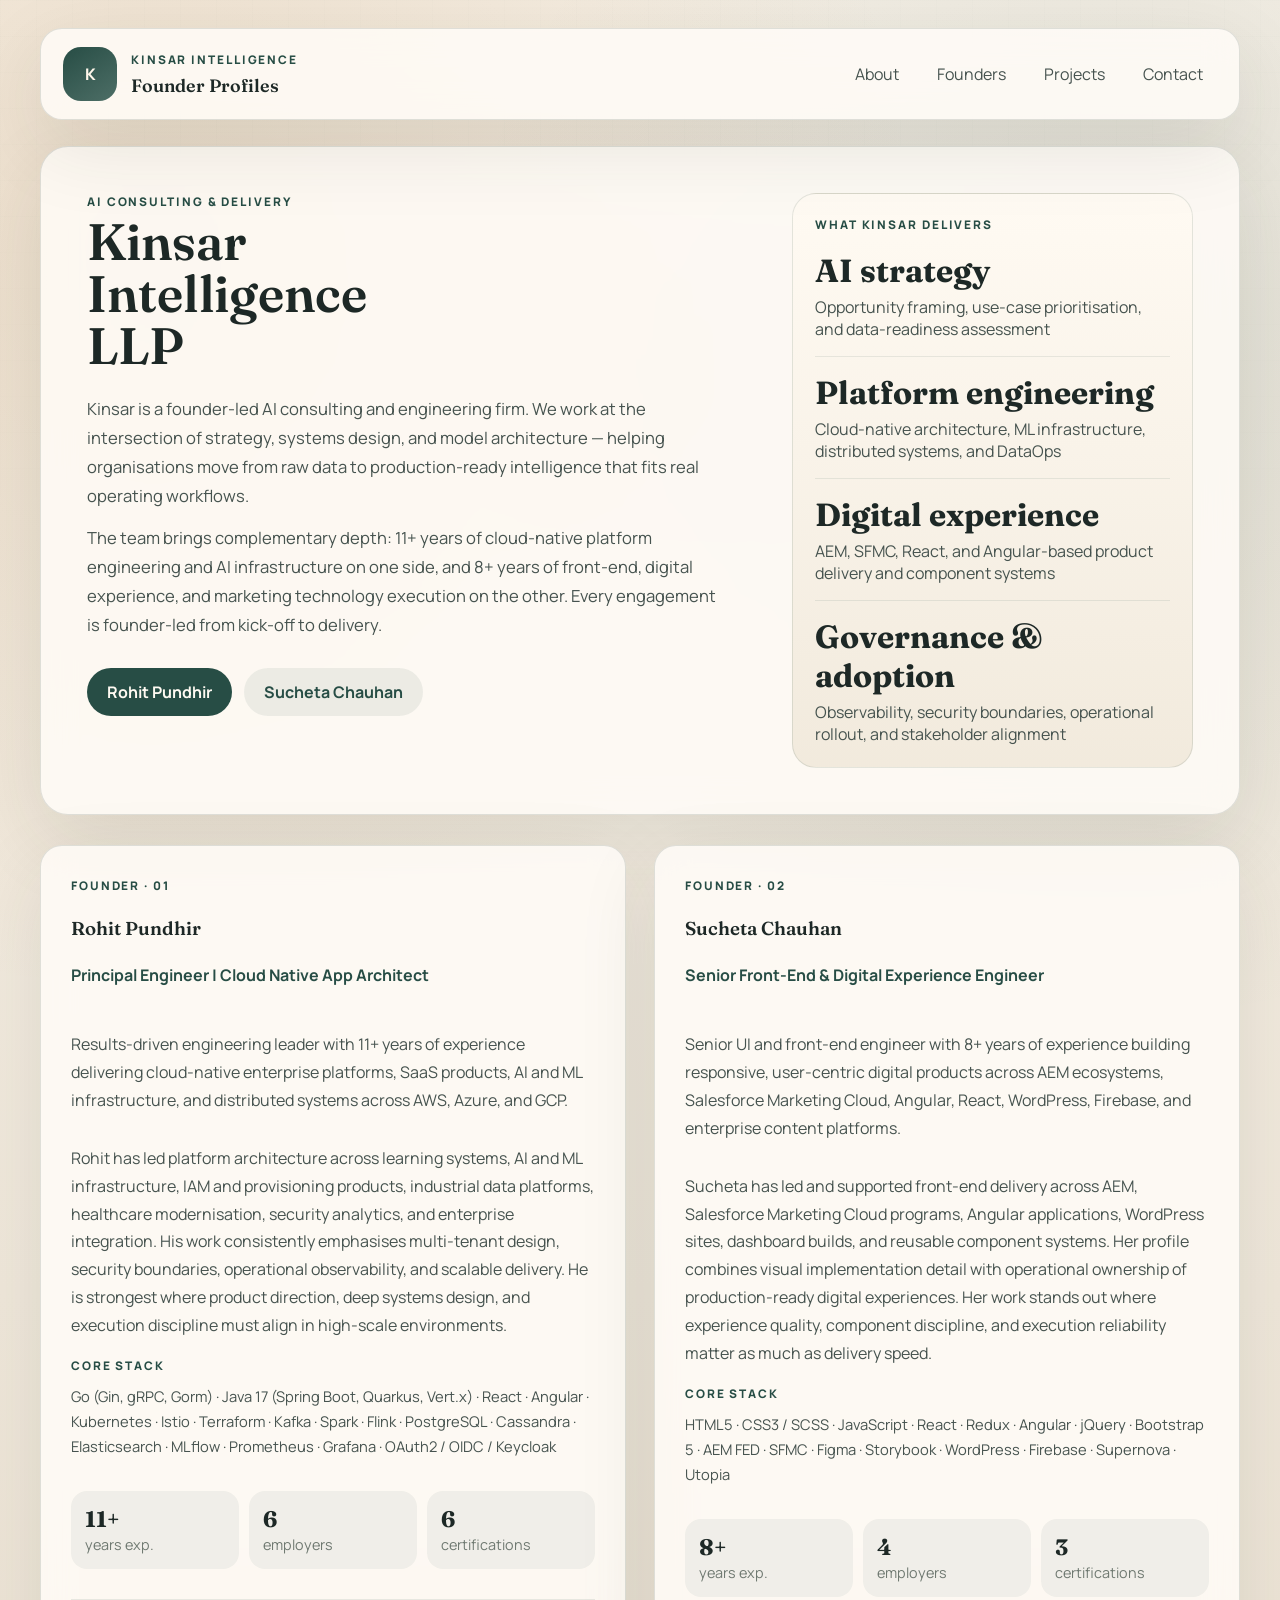
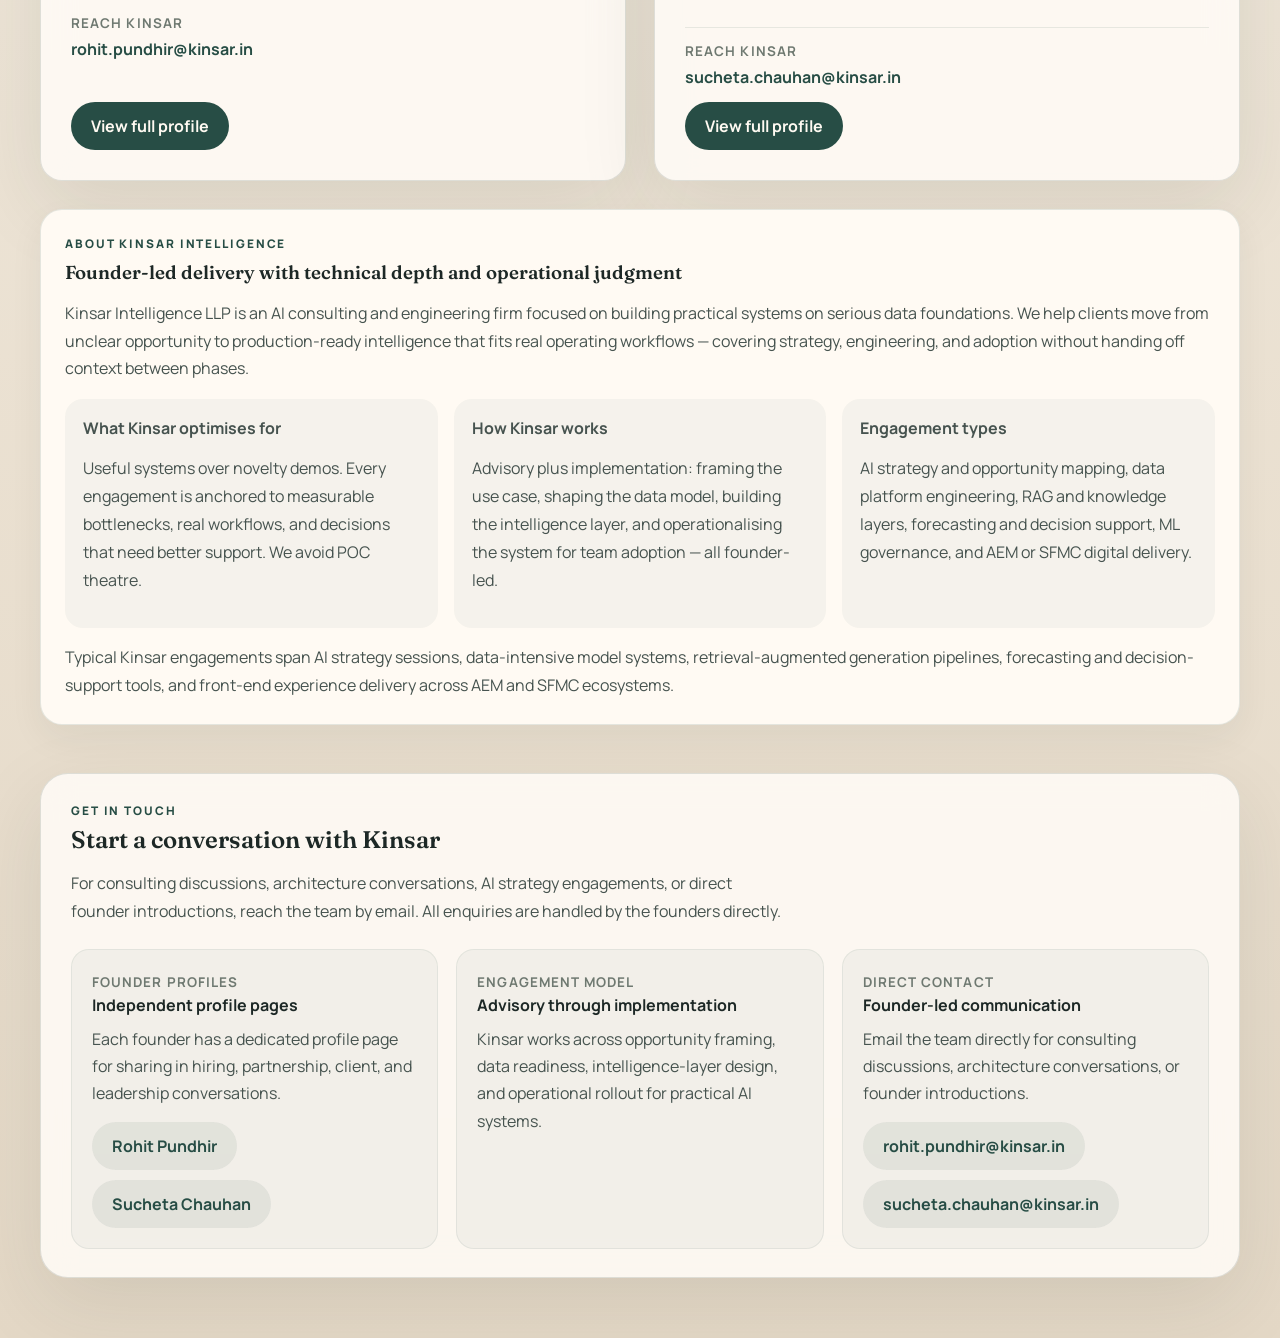
<file: index.html>
<!DOCTYPE html>
<html lang="en">

<head>
    <meta charset="UTF-8">
    <meta name="viewport" content="width=device-width, initial-scale=1.0">
    <title>Kinsar Intelligence | Founder Profiles</title>
    <meta name="description"
        content="Kinsar Intelligence LLP — AI consulting and delivery led by Rohit Pundhir and Sucheta Chauhan. Explore founder profiles, delivery capabilities, and project portfolio.">
    <link rel="preconnect" href="https://fonts.googleapis.com">
    <link rel="preconnect" href="https://fonts.gstatic.com" crossorigin>
    <link href="https://fonts.googleapis.com/css2?family=Fraunces:opsz,wght@9..144,500;9..144,600;9..144,700&family=Manrope:wght@400;500;600;700;800&display=swap"
        rel="stylesheet">
    <link rel="stylesheet" href="styles.css">
</head>

<body>
    <div class="page-shell">
        <header class="site-header">
            <div class="brand-lockup">
                <span class="brand-mark">K</span>
                <div>
                    <p class="eyebrow">Kinsar Intelligence</p>
                    <h1>Founder Profiles</h1>
                </div>
            </div>
            <nav class="top-nav" aria-label="Primary">
                <a href="#overview">About</a>
                <a href="#founders">Founders</a>
                <a href="#projects">Projects</a>
                <a href="#contact">Contact</a>
            </nav>
        </header>

        <main>

            <!-- ── Hero ───────────────────────────────────────────────── -->
            <section class="hero" id="overview">
                <div class="hero-copy">
                    <p class="eyebrow">AI consulting &amp; delivery</p>
                    <h2>Kinsar Intelligence LLP</h2>
                    <p class="hero-text">
                        Kinsar is a founder-led AI consulting and engineering firm. We work at the intersection of
                        strategy, systems design, and model architecture — helping organisations move from raw data
                        to production-ready intelligence that fits real operating workflows.
                    </p>
                    <p class="hero-text" style="margin-top:14px;">
                        The team brings complementary depth: 11+ years of cloud-native platform engineering and
                        AI infrastructure on one side, and 8+ years of front-end, digital experience, and marketing
                        technology execution on the other. Every engagement is founder-led from kick-off to delivery.
                    </p>
                    <div class="hero-actions">
                        <a class="primary-btn" href="rohit.html">Rohit Pundhir</a>
                        <a class="secondary-btn" href="sucheta.html">Sucheta Chauhan</a>
                    </div>
                </div>

                <div class="hero-panel">
                    <p class="eyebrow">What Kinsar delivers</p>
                    <div class="hero-stats">
                        <article>
                            <strong>AI strategy</strong>
                            <span>Opportunity framing, use-case prioritisation, and data-readiness assessment</span>
                        </article>
                        <article>
                            <strong>Platform engineering</strong>
                            <span>Cloud-native architecture, ML infrastructure, distributed systems, and DataOps</span>
                        </article>
                        <article>
                            <strong>Digital experience</strong>
                            <span>AEM, SFMC, React, and Angular-based product delivery and component systems</span>
                        </article>
                        <article>
                            <strong>Governance &amp; adoption</strong>
                            <span>Observability, security boundaries, operational rollout, and stakeholder alignment</span>
                        </article>
                    </div>
                </div>
            </section>

            <!-- ── Founder Cards ──────────────────────────────────────── -->
            <section class="overview-grid" id="founders" aria-label="Founder profiles">

                <article class="summary-card founder-card">
                    <p class="card-tag">Founder &middot; 01</p>
                    <h3>Rohit Pundhir</h3>
                    <p class="summary-role">Principal Engineer | Cloud Native App Architect</p>
                    <p>
                        Results-driven engineering leader with 11+ years of experience delivering cloud-native
                        enterprise platforms, SaaS products, AI and ML infrastructure, and distributed systems
                        across AWS, Azure, and GCP.
                    </p>
                    <p class="founder-summary">
                        Rohit has led platform architecture across learning systems, AI and ML infrastructure,
                        IAM and provisioning products, industrial data platforms, healthcare modernisation, security
                        analytics, and enterprise integration. His work consistently emphasises multi-tenant design,
                        security boundaries, operational observability, and scalable delivery. He is strongest where
                        product direction, deep systems design, and execution discipline must align in high-scale
                        environments.
                    </p>

                    <div style="margin-top:2px;">
                        <p class="eyebrow" style="margin-bottom:8px;">Core stack</p>
                        <p style="margin:0;font-size:0.92rem;line-height:1.7;">
                            Go (Gin, gRPC, Gorm) &middot; Java 17 (Spring Boot, Quarkus, Vert.x) &middot; React &middot;
                            Angular &middot; Kubernetes &middot; Istio &middot; Terraform &middot; Kafka &middot;
                            Spark &middot; Flink &middot; PostgreSQL &middot; Cassandra &middot; Elasticsearch &middot;
                            MLflow &middot; Prometheus &middot; Grafana &middot; OAuth2 / OIDC / Keycloak
                        </p>
                    </div>

                    <div class="metric-strip">
                        <div><strong>11+</strong><span>years exp.</span></div>
                        <div><strong>6</strong><span>employers</span></div>
                        <div><strong>6</strong><span>certifications</span></div>
                    </div>

                    <div class="founder-contact-block">
                        <span class="contact-label">Reach Kinsar</span>
                        <a class="text-link" href="mailto:rohit.pundhir@kinsar.in">rohit.pundhir@kinsar.in</a>
                    </div>
                    <a class="primary-btn card-action" href="rohit.html">View full profile</a>
                </article>

                <article class="summary-card founder-card">
                    <p class="card-tag">Founder &middot; 02</p>
                    <h3>Sucheta Chauhan</h3>
                    <p class="summary-role">Senior Front-End &amp; Digital Experience Engineer</p>
                    <p>
                        Senior UI and front-end engineer with 8+ years of experience building responsive,
                        user-centric digital products across AEM ecosystems, Salesforce Marketing Cloud, Angular,
                        React, WordPress, Firebase, and enterprise content platforms.
                    </p>
                    <p class="founder-summary">
                        Sucheta has led and supported front-end delivery across AEM, Salesforce Marketing Cloud
                        programs, Angular applications, WordPress sites, dashboard builds, and reusable component
                        systems. Her profile combines visual implementation detail with operational ownership of
                        production-ready digital experiences. Her work stands out where experience quality, component
                        discipline, and execution reliability matter as much as delivery speed.
                    </p>

                    <div style="margin-top:2px;">
                        <p class="eyebrow" style="margin-bottom:8px;">Core stack</p>
                        <p style="margin:0;font-size:0.92rem;line-height:1.7;">
                            HTML5 &middot; CSS3 / SCSS &middot; JavaScript &middot; React &middot; Redux &middot;
                            Angular &middot; jQuery &middot; Bootstrap 5 &middot; AEM FED &middot; SFMC &middot;
                            Figma &middot; Storybook &middot; WordPress &middot; Firebase &middot; Supernova &middot; Utopia
                        </p>
                    </div>

                    <div class="metric-strip">
                        <div><strong>8+</strong><span>years exp.</span></div>
                        <div><strong>4</strong><span>employers</span></div>
                        <div><strong>3</strong><span>certifications</span></div>
                    </div>

                    <div class="founder-contact-block">
                        <span class="contact-label">Reach Kinsar</span>
                        <a class="text-link" href="mailto:sucheta.chauhan@kinsar.in">sucheta.chauhan@kinsar.in</a>
                    </div>
                    <a class="primary-btn card-action" href="sucheta.html">View full profile</a>
                </article>
            </section>

            <!-- ── About Kinsar ──────────────────────────────────────── -->
            <section class="profile-panel share-panel" id="team" style="margin-top:28px;">
                <p class="eyebrow">About Kinsar Intelligence</p>
                <h3>Founder-led delivery with technical depth and operational judgment</h3>
                <p>
                    Kinsar Intelligence LLP is an AI consulting and engineering firm focused on building practical
                    systems on serious data foundations. We help clients move from unclear opportunity to
                    production-ready intelligence that fits real operating workflows — covering strategy, engineering,
                    and adoption without handing off context between phases.
                </p>
                <div class="share-grid">
                    <article>
                        <strong>What Kinsar optimises for</strong>
                        <p>Useful systems over novelty demos. Every engagement is anchored to measurable bottlenecks,
                        real workflows, and decisions that need better support. We avoid POC theatre.</p>
                    </article>
                    <article>
                        <strong>How Kinsar works</strong>
                        <p>Advisory plus implementation: framing the use case, shaping the data model, building the
                        intelligence layer, and operationalising the system for team adoption — all founder-led.</p>
                    </article>
                    <article>
                        <strong>Engagement types</strong>
                        <p>AI strategy and opportunity mapping, data platform engineering, RAG and knowledge layers,
                        forecasting and decision support, ML governance, and AEM or SFMC digital delivery.</p>
                    </article>
                </div>
                <p style="margin-bottom:0;">
                    Typical Kinsar engagements span AI strategy sessions, data-intensive model systems, retrieval-augmented
                    generation pipelines, forecasting and decision-support tools, and front-end experience delivery
                    across AEM and SFMC ecosystems.
                </p>
            </section>

        </main>

        <footer class="site-footer professional-footer" id="contact">
            <div class="footer-intro">
                <p class="eyebrow">Get in touch</p>
                <h2>Start a conversation with Kinsar</h2>
                <p>
                    For consulting discussions, architecture conversations, AI strategy engagements, or direct
                    founder introductions, reach the team by email. All enquiries are handled by the founders directly.
                </p>
            </div>
            <div class="footer-card-grid">
                <article class="footer-card">
                    <span class="contact-label">Founder profiles</span>
                    <strong>Independent profile pages</strong>
                    <p>Each founder has a dedicated profile page for sharing in hiring, partnership, client,
                    and leadership conversations.</p>
                    <div class="footer-links">
                        <a href="rohit.html">Rohit Pundhir</a>
                        <a href="sucheta.html">Sucheta Chauhan</a>
                    </div>
                </article>
                <article class="footer-card">
                    <span class="contact-label">Engagement model</span>
                    <strong>Advisory through implementation</strong>
                    <p>Kinsar works across opportunity framing, data readiness, intelligence-layer design,
                    and operational rollout for practical AI systems.</p>
                </article>
                <article class="footer-card">
                    <span class="contact-label">Direct contact</span>
                    <strong>Founder-led communication</strong>
                    <p>Email the team directly for consulting discussions, architecture conversations, or
                    founder introductions.</p>
                    <div class="footer-links">
                        <a href="mailto:rohit.pundhir@kinsar.in">rohit.pundhir@kinsar.in</a>
                        <a href="mailto:sucheta.chauhan@kinsar.in">sucheta.chauhan@kinsar.in</a>
                    </div>
                </article>
            </div>
        </footer>
    </div>
</body>

</html>
</file>
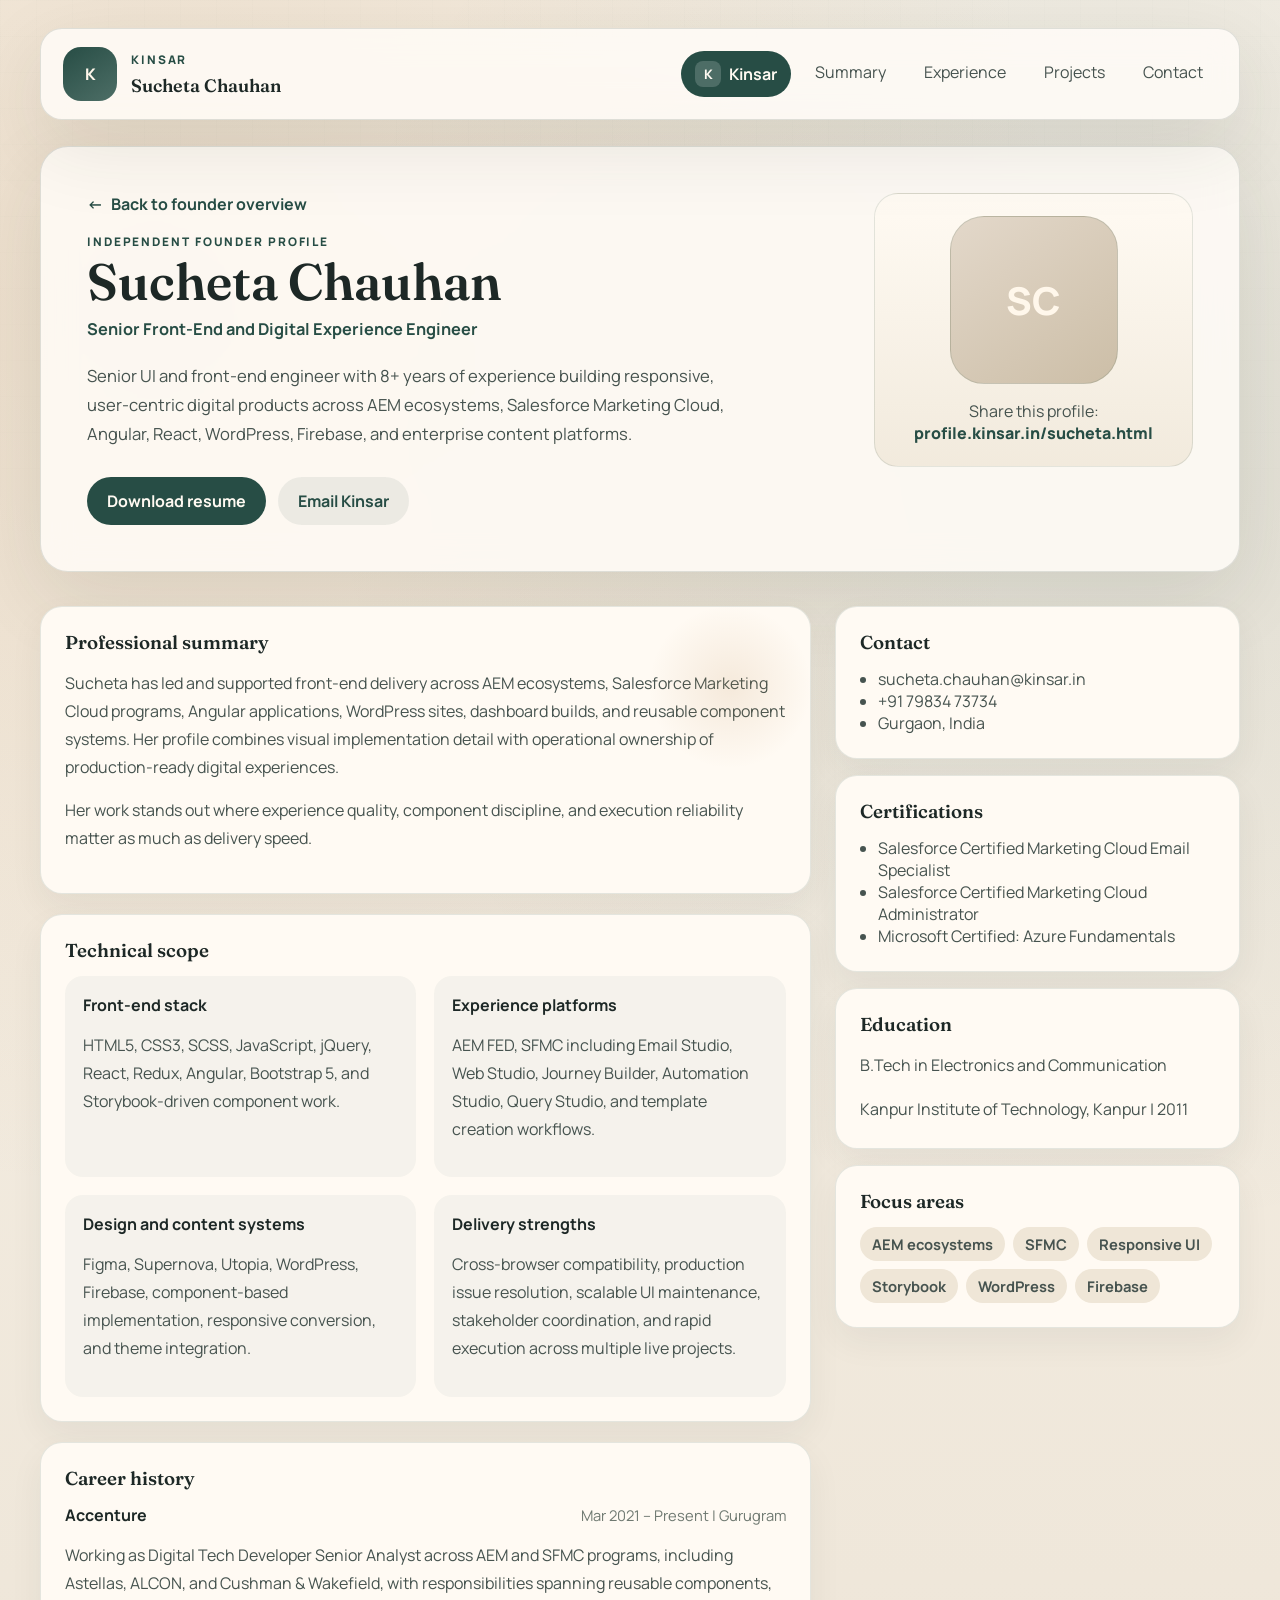
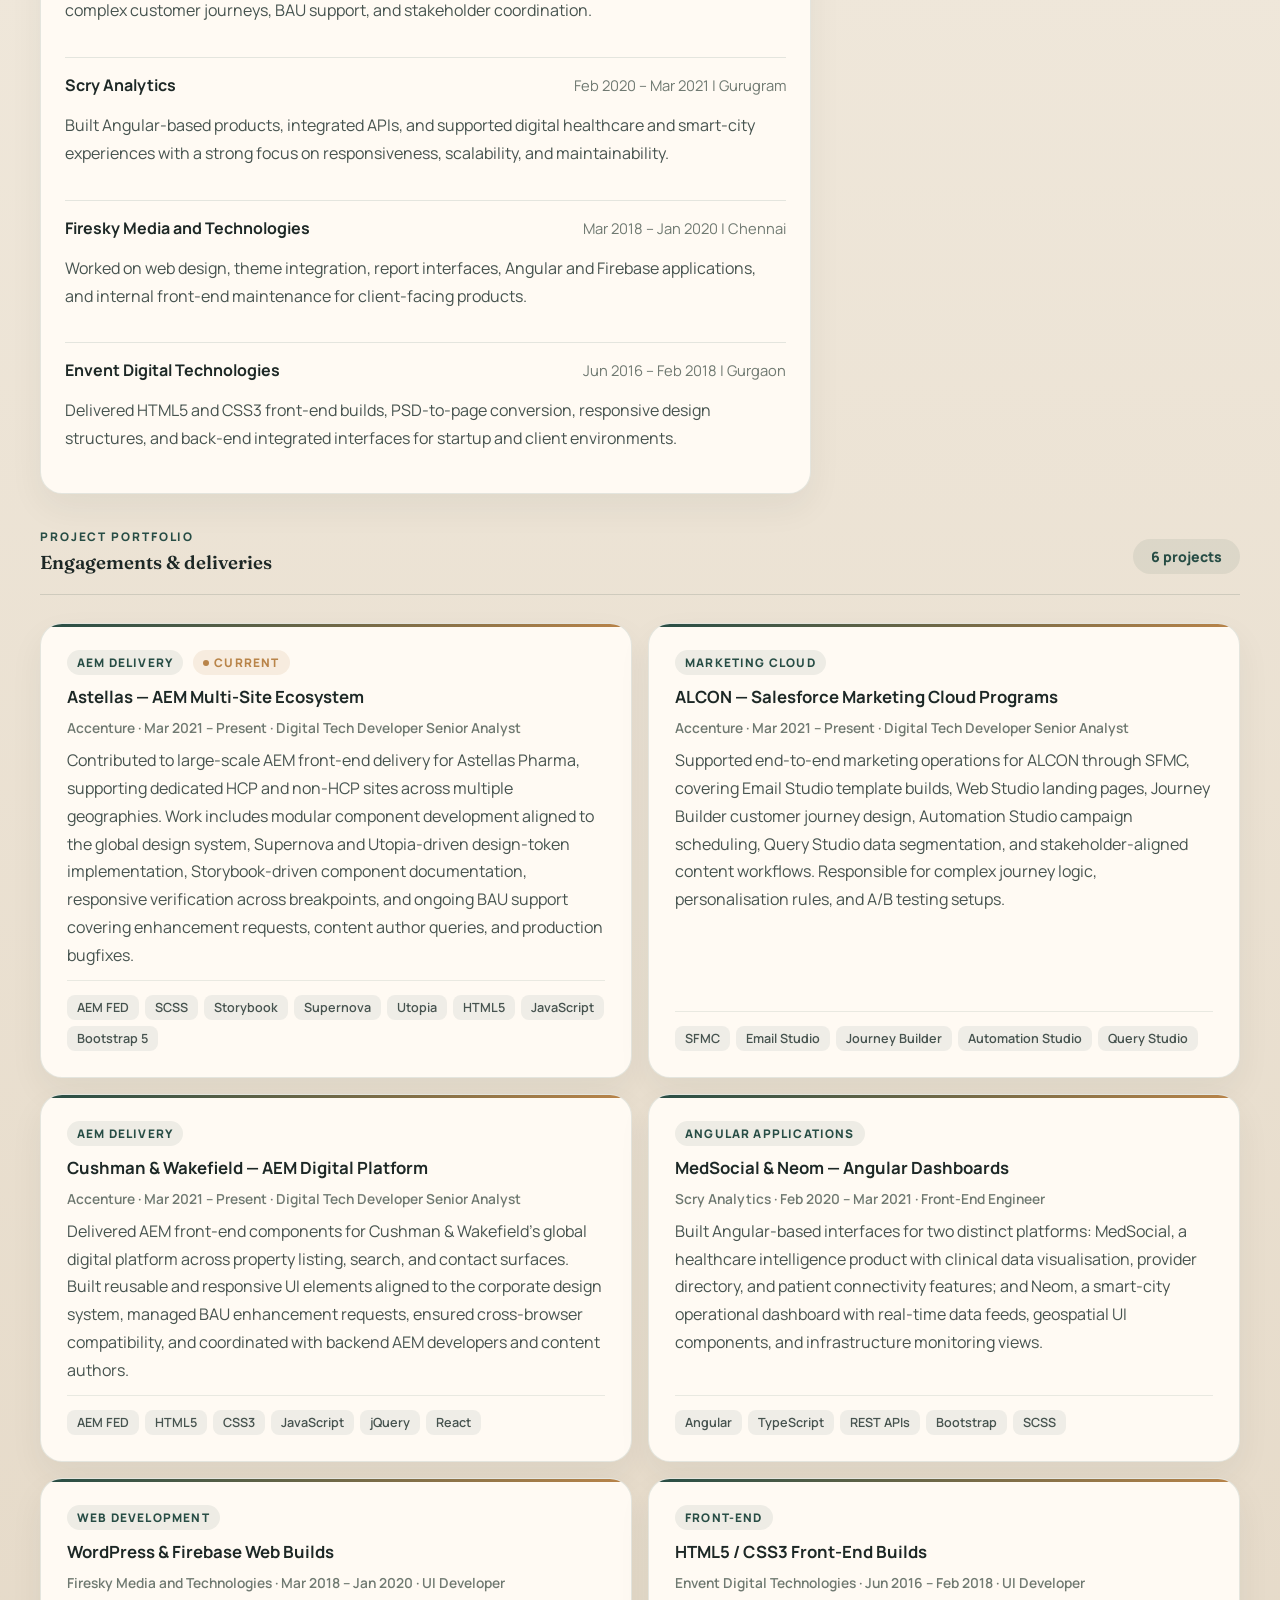
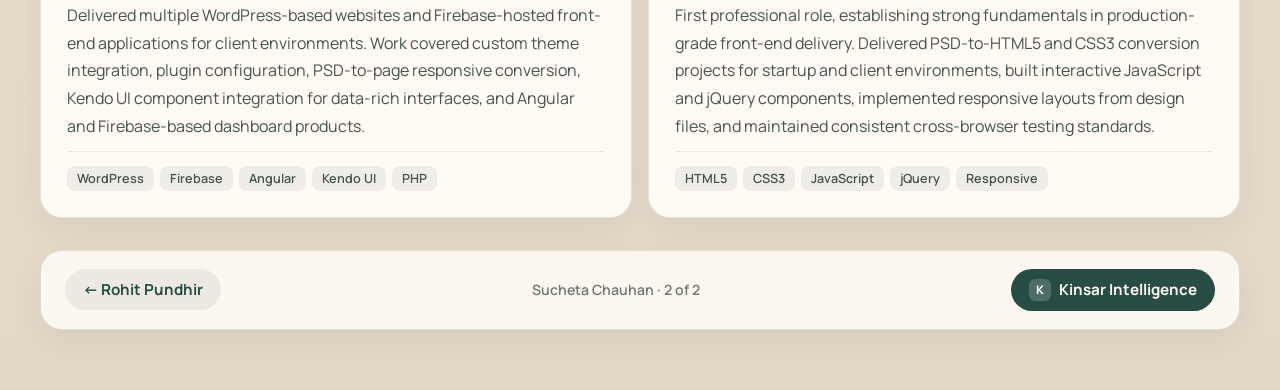
<file: sucheta.html>
<!DOCTYPE html>
<html lang="en">

<head>
    <meta charset="UTF-8">
    <meta name="viewport" content="width=device-width, initial-scale=1.0">
    <title>Sucheta Chauhan | Founder Profile</title>
    <meta name="description"
        content="Independent founder profile for Sucheta Chauhan, Senior Front-End and Digital Experience Engineer.">
    <link rel="preconnect" href="https://fonts.googleapis.com">
    <link rel="preconnect" href="https://fonts.gstatic.com" crossorigin>
    <link href="https://fonts.googleapis.com/css2?family=Fraunces:opsz,wght@9..144,500;9..144,600;9..144,700&family=Manrope:wght@400;500;600;700;800&display=swap"
        rel="stylesheet">
    <link rel="stylesheet" href="styles.css">
</head>

<body>
    <div class="page-shell">
        <header class="site-header">
            <div class="brand-lockup">
                <span class="brand-mark">K</span>
                <div>
                    <p class="eyebrow">Kinsar</p>
                    <h1>Sucheta Chauhan</h1>
                </div>
            </div>
            <nav class="top-nav" aria-label="Primary">
                <a href="index.html" class="nav-home-link"><span class="nav-home-mark">K</span>Kinsar</a>
                <a href="#summary">Summary</a>
                <a href="#experience">Experience</a>
                <a href="#projects">Projects</a>
                <a href="#contact">Contact</a>
            </nav>
        </header>

        <main>
            <!-- ── Hero ───────────────────────────────────────────────── -->
            <section class="hero profile-hero" id="summary">
                <div class="hero-copy">
                    <a class="back-link" href="index.html">Back to founder overview</a>
                    <p class="eyebrow">Independent founder profile</p>
                    <h2>Sucheta Chauhan</h2>
                    <p class="hero-subtitle">Senior Front-End and Digital Experience Engineer</p>
                    <p class="hero-text">
                        Senior UI and front-end engineer with 8+ years of experience building responsive,
                        user-centric digital products across AEM ecosystems, Salesforce Marketing Cloud, Angular,
                        React, WordPress, Firebase, and enterprise content platforms.
                    </p>
                    <div class="hero-actions">
                        <a class="primary-btn" href="Sucheta_Chauhan_-Reactjs.docx"
                            download="Sucheta_Chauhan_-Reactjs.docx">Download resume</a>
                        <a class="secondary-btn" href="mailto:sucheta.chauhan@kinsar.in">Email Kinsar</a>
                    </div>
                </div>

                <aside class="hero-panel profile-aside initials-aside">
                    <div class="portrait portrait-initials large-portrait" aria-hidden="true">SC</div>
                    <p class="share-note">Share this profile: <span
                            class="inline-accent">profile.kinsar.in/sucheta.html</span></p>
                </aside>
            </section>

            <!-- ── Profile grid: main content + sidebar ───────────────── -->
            <section class="full-profile-section compact-section">
                <div class="full-profile-grid">

                    <!-- Main column -->
                    <div class="full-profile-main">
                        <section class="profile-panel feature-panel">
                            <h3>Professional summary</h3>
                            <p>Sucheta has led and supported front-end delivery across AEM ecosystems, Salesforce
                                Marketing Cloud programs, Angular applications, WordPress sites, dashboard builds, and
                                reusable component systems. Her profile combines visual implementation detail with
                                operational ownership of production-ready digital experiences.</p>
                            <p>Her work stands out where experience quality, component discipline, and execution
                                reliability matter as much as delivery speed.</p>
                        </section>

                        <section class="profile-panel">
                            <h3>Technical scope</h3>
                            <div class="stack-grid">
                                <article>
                                    <h4>Front-end stack</h4>
                                    <p>HTML5, CSS3, SCSS, JavaScript, jQuery, React, Redux, Angular, Bootstrap 5, and
                                        Storybook-driven component work.</p>
                                </article>
                                <article>
                                    <h4>Experience platforms</h4>
                                    <p>AEM FED, SFMC including Email Studio, Web Studio, Journey Builder, Automation
                                        Studio, Query Studio, and template creation workflows.</p>
                                </article>
                                <article>
                                    <h4>Design and content systems</h4>
                                    <p>Figma, Supernova, Utopia, WordPress, Firebase, component-based implementation,
                                        responsive conversion, and theme integration.</p>
                                </article>
                                <article>
                                    <h4>Delivery strengths</h4>
                                    <p>Cross-browser compatibility, production issue resolution, scalable UI
                                        maintenance, stakeholder coordination, and rapid execution across multiple live
                                        projects.</p>
                                </article>
                            </div>
                        </section>

                        <section class="profile-panel" id="experience">
                            <h3>Career history</h3>
                            <div class="career-list">
                                <article>
                                    <header>
                                        <strong>Accenture</strong>
                                        <span>Mar 2021 &ndash; Present | Gurugram</span>
                                    </header>
                                    <p>Working as Digital Tech Developer Senior Analyst across AEM and SFMC programs,
                                        including Astellas, ALCON, and Cushman &amp; Wakefield, with responsibilities
                                        spanning reusable components, complex customer journeys, BAU support, and
                                        stakeholder coordination.</p>
                                </article>
                                <article>
                                    <header>
                                        <strong>Scry Analytics</strong>
                                        <span>Feb 2020 &ndash; Mar 2021 | Gurugram</span>
                                    </header>
                                    <p>Built Angular-based products, integrated APIs, and supported digital healthcare
                                        and smart-city experiences with a strong focus on responsiveness, scalability,
                                        and maintainability.</p>
                                </article>
                                <article>
                                    <header>
                                        <strong>Firesky Media and Technologies</strong>
                                        <span>Mar 2018 &ndash; Jan 2020 | Chennai</span>
                                    </header>
                                    <p>Worked on web design, theme integration, report interfaces, Angular and Firebase
                                        applications, and internal front-end maintenance for client-facing products.</p>
                                </article>
                                <article>
                                    <header>
                                        <strong>Envent Digital Technologies</strong>
                                        <span>Jun 2016 &ndash; Feb 2018 | Gurgaon</span>
                                    </header>
                                    <p>Delivered HTML5 and CSS3 front-end builds, PSD-to-page conversion, responsive
                                        design structures, and back-end integrated interfaces for startup and client
                                        environments.</p>
                                </article>
                            </div>
                        </section>
                    </div>

                    <!-- Sidebar -->
                    <aside class="full-profile-side" id="contact">
                        <section class="profile-panel credentials-panel">
                            <h3>Contact</h3>
                            <ul>
                                <li>sucheta.chauhan@kinsar.in</li>
                                <li>+91 79834 73734</li>
                                <li>Gurgaon, India</li>
                            </ul>
                        </section>
                        <section class="profile-panel credentials-panel">
                            <h3>Certifications</h3>
                            <ul>
                                <li>Salesforce Certified Marketing Cloud Email Specialist</li>
                                <li>Salesforce Certified Marketing Cloud Administrator</li>
                                <li>Microsoft Certified: Azure Fundamentals</li>
                            </ul>
                        </section>
                        <section class="profile-panel credentials-panel">
                            <h3>Education</h3>
                            <p>B.Tech in Electronics and Communication</p>
                            <p style="margin-bottom:0;">Kanpur Institute of Technology, Kanpur | 2011</p>
                        </section>
                        <section class="profile-panel credentials-panel">
                            <h3>Focus areas</h3>
                            <div class="chip-list muted-chips">
                                <span>AEM ecosystems</span>
                                <span>SFMC</span>
                                <span>Responsive UI</span>
                                <span>Storybook</span>
                                <span>WordPress</span>
                                <span>Firebase</span>
                            </div>
                        </section>
                    </aside>

                </div>
            </section>

            <!-- ── Full-width project portfolio ───────────────────────── -->
            <section class="projects-full-section" id="projects">
                <div class="projects-full-header">
                    <div>
                        <p class="eyebrow">Project portfolio</p>
                        <h3>Engagements &amp; deliveries</h3>
                    </div>
                    <span class="project-count-badge">6 projects</span>
                </div>
                <div class="projects-full-grid">

                    <article class="project-card">
                        <div class="project-header-row">
                            <p class="project-tag">AEM Delivery</p>
                            <span class="project-status-badge">Current</span>
                        </div>
                        <h4>Astellas &mdash; AEM Multi-Site Ecosystem</h4>
                        <p class="project-meta">Accenture &middot; Mar 2021 &ndash; Present &middot; Digital Tech Developer Senior Analyst</p>
                        <p class="project-desc">Contributed to large-scale AEM front-end delivery for Astellas Pharma, supporting dedicated HCP and non-HCP sites across multiple geographies. Work includes modular component development aligned to the global design system, Supernova and Utopia-driven design-token implementation, Storybook-driven component documentation, responsive verification across breakpoints, and ongoing BAU support covering enhancement requests, content author queries, and production bugfixes.</p>
                        <div class="project-chips">
                            <span>AEM FED</span><span>SCSS</span><span>Storybook</span><span>Supernova</span><span>Utopia</span><span>HTML5</span><span>JavaScript</span><span>Bootstrap 5</span>
                        </div>
                    </article>

                    <article class="project-card">
                        <p class="project-tag">Marketing Cloud</p>
                        <h4>ALCON &mdash; Salesforce Marketing Cloud Programs</h4>
                        <p class="project-meta">Accenture &middot; Mar 2021 &ndash; Present &middot; Digital Tech Developer Senior Analyst</p>
                        <p class="project-desc">Supported end-to-end marketing operations for ALCON through SFMC, covering Email Studio template builds, Web Studio landing pages, Journey Builder customer journey design, Automation Studio campaign scheduling, Query Studio data segmentation, and stakeholder-aligned content workflows. Responsible for complex journey logic, personalisation rules, and A/B testing setups.</p>
                        <div class="project-chips">
                            <span>SFMC</span><span>Email Studio</span><span>Journey Builder</span><span>Automation Studio</span><span>Query Studio</span>
                        </div>
                    </article>

                    <article class="project-card">
                        <p class="project-tag">AEM Delivery</p>
                        <h4>Cushman &amp; Wakefield &mdash; AEM Digital Platform</h4>
                        <p class="project-meta">Accenture &middot; Mar 2021 &ndash; Present &middot; Digital Tech Developer Senior Analyst</p>
                        <p class="project-desc">Delivered AEM front-end components for Cushman &amp; Wakefield's global digital platform across property listing, search, and contact surfaces. Built reusable and responsive UI elements aligned to the corporate design system, managed BAU enhancement requests, ensured cross-browser compatibility, and coordinated with backend AEM developers and content authors.</p>
                        <div class="project-chips">
                            <span>AEM FED</span><span>HTML5</span><span>CSS3</span><span>JavaScript</span><span>jQuery</span><span>React</span>
                        </div>
                    </article>

                    <article class="project-card">
                        <p class="project-tag">Angular Applications</p>
                        <h4>MedSocial &amp; Neom &mdash; Angular Dashboards</h4>
                        <p class="project-meta">Scry Analytics &middot; Feb 2020 &ndash; Mar 2021 &middot; Front-End Engineer</p>
                        <p class="project-desc">Built Angular-based interfaces for two distinct platforms: MedSocial, a healthcare intelligence product with clinical data visualisation, provider directory, and patient connectivity features; and Neom, a smart-city operational dashboard with real-time data feeds, geospatial UI components, and infrastructure monitoring views.</p>
                        <div class="project-chips">
                            <span>Angular</span><span>TypeScript</span><span>REST APIs</span><span>Bootstrap</span><span>SCSS</span>
                        </div>
                    </article>

                    <article class="project-card">
                        <p class="project-tag">Web Development</p>
                        <h4>WordPress &amp; Firebase Web Builds</h4>
                        <p class="project-meta">Firesky Media and Technologies &middot; Mar 2018 &ndash; Jan 2020 &middot; UI Developer</p>
                        <p class="project-desc">Delivered multiple WordPress-based websites and Firebase-hosted front-end applications for client environments. Work covered custom theme integration, plugin configuration, PSD-to-page responsive conversion, Kendo UI component integration for data-rich interfaces, and Angular and Firebase-based dashboard products.</p>
                        <div class="project-chips">
                            <span>WordPress</span><span>Firebase</span><span>Angular</span><span>Kendo UI</span><span>PHP</span>
                        </div>
                    </article>

                    <article class="project-card">
                        <p class="project-tag">Front-End</p>
                        <h4>HTML5 / CSS3 Front-End Builds</h4>
                        <p class="project-meta">Envent Digital Technologies &middot; Jun 2016 &ndash; Feb 2018 &middot; UI Developer</p>
                        <p class="project-desc">First professional role, establishing strong fundamentals in production-grade front-end delivery. Delivered PSD-to-HTML5 and CSS3 conversion projects for startup and client environments, built interactive JavaScript and jQuery components, implemented responsive layouts from design files, and maintained consistent cross-browser testing standards.</p>
                        <div class="project-chips">
                            <span>HTML5</span><span>CSS3</span><span>JavaScript</span><span>jQuery</span><span>Responsive</span>
                        </div>
                    </article>

                </div>
            </section>
        </main>

        <nav class="founder-nav" aria-label="Founder navigation">
            <a class="founder-nav-link" href="rohit.html">&#8592; Rohit Pundhir</a>
            <span class="founder-nav-center">Sucheta Chauhan &middot; 2 of 2</span>
            <a class="founder-nav-link primary-nav home-nav" href="index.html"><span class="nav-home-mark small">K</span>Kinsar Intelligence</a>
        </nav>
    </div>
</body>

</html>
</file>
<file: styles.css>
:root {
  --bg: #efe7da;
  --bg-deep: #e4d8c6;
  --surface: rgba(255, 252, 247, 0.86);
  --surface-strong: #fffaf3;
  --surface-muted: #efe6d7;
  --ink: #1d2826;
  --ink-soft: #46534f;
  --muted: #6f7971;
  --line: rgba(39, 60, 54, 0.14);
  --accent: #274d45;
  --accent-strong: #17332d;
  --accent-soft: #dce6e0;
  --accent-warm: #b98449;
  --shadow: 0 26px 80px rgba(36, 48, 43, 0.1);
  --shadow-soft: 0 14px 34px rgba(36, 48, 43, 0.06);
  --radius-xl: 34px;
  --radius-lg: 28px;
  --radius-md: 22px;
  --radius-sm: 14px;
  --max-width: 1200px;
}

* {
  box-sizing: border-box;
}

html {
  scroll-behavior: smooth;
}

body {
  margin: 0;
  min-height: 100vh;
  font-family: 'Manrope', sans-serif;
  color: var(--ink-soft);
  background:
    radial-gradient(circle at 12% 8%, rgba(185, 132, 73, 0.18), transparent 26%),
    radial-gradient(circle at 88% 12%, rgba(39, 77, 69, 0.1), transparent 24%),
    linear-gradient(180deg, #f7f1e7 0%, var(--bg) 44%, var(--bg-deep) 100%);
}

body::before {
  content: "";
  position: fixed;
  inset: 0;
  background-image: linear-gradient(rgba(39, 77, 69, 0.025) 1px, transparent 1px),
    linear-gradient(90deg, rgba(39, 77, 69, 0.025) 1px, transparent 1px);
  background-size: 36px 36px;
  pointer-events: none;
  mask-image: linear-gradient(180deg, rgba(0, 0, 0, 0.4), transparent 70%);
}

a {
  color: inherit;
}

img {
  display: block;
  max-width: 100%;
}

.page-shell {
  position: relative;
  z-index: 1;
  width: min(calc(100% - 40px), var(--max-width));
  margin: 0 auto;
  padding: 28px 0 60px;
}

.site-header,
.hero,
.jump-card,
.summary-card,
.profile-block,
.profile-panel,
.focus-card,
.site-footer {
  background: var(--surface);
  border: 1px solid var(--line);
  box-shadow: var(--shadow);
  backdrop-filter: blur(16px);
}

.site-header {
  display: flex;
  align-items: center;
  justify-content: space-between;
  gap: 24px;
  border-radius: 22px;
  padding: 18px 22px;
  position: sticky;
  top: 18px;
  z-index: 20;
}

.brand-lockup {
  display: flex;
  align-items: center;
  gap: 14px;
}

.brand-mark,
.portrait-initials {
  width: 54px;
  height: 54px;
  border-radius: 18px;
  display: grid;
  place-items: center;
  color: #fff7eb;
  font-weight: 800;
  background: linear-gradient(145deg, var(--accent), #4d6e66);
}

.brand-lockup h1,
.hero h2,
.summary-card h3,
.profile-block h3,
.section-heading h2,
.profile-panel h3,
.focus-card h3,
.site-footer h2 {
  margin: 0;
  color: var(--ink);
  font-family: 'Fraunces', serif;
  font-weight: 600;
}

.brand-lockup h1 {
  font-size: 1.12rem;
}

.eyebrow,
.card-tag,
.panel-label,
.jump-tag {
  margin: 0 0 6px;
  color: var(--accent);
  text-transform: uppercase;
  letter-spacing: 0.16em;
  font-size: 0.74rem;
  font-weight: 800;
}

.top-nav {
  display: flex;
  flex-wrap: wrap;
  gap: 10px;
}

.top-nav a,
.primary-btn,
.secondary-btn,
.text-link,
.jump-card,
.footer-links a {
  text-decoration: none;
}

.top-nav a {
  padding: 10px 14px;
  border-radius: 999px;
  color: var(--ink-soft);
  transition: background-color 0.25s ease, color 0.25s ease, transform 0.25s ease;
}

.top-nav a:hover,
.top-nav a:focus-visible,
.jump-card:hover,
.jump-card:focus-visible,
.footer-links a:hover,
.footer-links a:focus-visible {
  background: rgba(39, 77, 69, 0.08);
  color: var(--ink);
  transform: translateY(-1px);
}

.hero {
  margin-top: 26px;
  border-radius: var(--radius-lg);
  padding: 46px;
  display: grid;
  grid-template-columns: minmax(0, 1.6fr) minmax(290px, 0.95fr);
  gap: 30px;
}

.hero h2 {
  font-size: clamp(2.5rem, 4vw, 4.9rem);
  line-height: 1.02;
  max-width: 11ch;
}

.hero-text,
.hero-note,
.summary-card p,
.lead-copy,
.info-card p,
.info-card li,
.timeline p,
.profile-panel p,
.focus-card p,
.career-list p,
.project-grid p {
  line-height: 1.74;
}

.hero-text {
  max-width: 64ch;
  margin: 22px 0 0;
  font-size: 1.04rem;
}

.hero-actions,
.profile-actions,
.footer-links {
  display: flex;
  flex-wrap: wrap;
  gap: 12px;
}

.hero-actions {
  margin-top: 28px;
}

.primary-btn,
.secondary-btn,
.footer-links a {
  display: inline-flex;
  align-items: center;
  justify-content: center;
  min-height: 48px;
  padding: 0 20px;
  border-radius: 999px;
  font-weight: 700;
  transition: transform 0.25s ease, background-color 0.25s ease, color 0.25s ease;
}

.primary-btn {
  background: var(--accent);
  color: #fffaf2;
}

.secondary-btn,
.footer-links a {
  background: rgba(39, 77, 69, 0.08);
  color: var(--accent);
}

.primary-btn:hover,
.secondary-btn:hover,
.text-link:hover {
  transform: translateY(-1px);
}

.hero-panel {
  border-radius: 24px;
  padding: 22px;
  background: linear-gradient(180deg, rgba(255, 250, 242, 0.95), rgba(241, 233, 219, 0.95));
  border: 1px solid rgba(39, 77, 69, 0.12);
}

.hero-stats {
  display: grid;
  gap: 16px;
  margin-top: 18px;
}

.hero-stats article {
  padding-top: 16px;
  border-top: 1px solid rgba(39, 77, 69, 0.1);
}

.hero-stats article:first-child {
  padding-top: 0;
  border-top: 0;
}

.hero-stats strong {
  display: block;
  margin-bottom: 6px;
  color: var(--ink);
  font-family: 'Fraunces', serif;
  font-size: 2rem;
}

.leadership-strip {
  margin-top: 22px;
  display: grid;
  grid-template-columns: repeat(2, minmax(0, 1fr));
  gap: 18px;
}

.jump-card {
  display: grid;
  gap: 4px;
  border-radius: var(--radius-md);
  padding: 22px;
  box-shadow: var(--shadow-soft);
}

.jump-card strong {
  color: var(--ink);
  font-size: 1.08rem;
}

.overview-grid,
.focus-grid,
.project-grid,
.stack-grid {
  display: grid;
  gap: 18px;
}

.overview-grid {
  grid-template-columns: repeat(2, minmax(0, 1fr));
  gap: 28px;
  margin-top: 30px;
}

.summary-card,
.focus-card {
  border-radius: var(--radius-md);
  padding: 30px;
}

.summary-role {
  margin: 8px 0 12px;
  color: var(--accent);
  font-weight: 700;
}

.metric-strip {
  display: grid;
  grid-template-columns: repeat(3, minmax(0, 1fr));
  gap: 10px;
  margin: 18px 0 10px;
}

.metric-strip div {
  border-radius: 16px;
  background: rgba(39, 77, 69, 0.06);
  padding: 14px;
}

.metric-strip strong {
  display: block;
  color: var(--ink);
  font-family: 'Fraunces', serif;
  font-size: 1.4rem;
}

.metric-strip span {
  color: var(--muted);
  font-size: 0.9rem;
}

.inline-link {
  display: inline-block;
  margin-top: 8px;
}

.link-row {
  display: flex;
  flex-wrap: wrap;
  gap: 12px;
  margin-top: 14px;
}

.founder-card {
  display: flex;
  flex-direction: column;
  gap: 14px;
  justify-content: flex-start;
  min-height: 100%;
}

.founder-summary {
  margin: 0;
  color: var(--ink-soft);
}

.founder-contact-block {
  display: grid;
  gap: 6px;
  margin-top: 6px;
  padding-top: 14px;
  border-top: 1px solid rgba(39, 77, 69, 0.1);
}

.contact-label {
  color: var(--muted);
  font-size: 0.84rem;
  font-weight: 700;
  text-transform: uppercase;
  letter-spacing: 0.08em;
}

.card-action {
  margin-top: auto;
  align-self: flex-start;
}

.share-panel {
  margin-top: 34px;
}

.share-grid {
  display: grid;
  grid-template-columns: repeat(3, minmax(0, 1fr));
  gap: 16px;
  margin-top: 16px;
}

.share-grid article {
  border-radius: 18px;
  background: rgba(39, 77, 69, 0.045);
  padding: 18px;
}

.inline-accent {
  color: var(--accent);
  font-weight: 800;
}

.founders-section,
.full-profile-section {
  margin-top: 44px;
}

.founders-section {
  display: grid;
  gap: 26px;
}

.profile-block {
  border-radius: var(--radius-xl);
  padding: 34px;
}

.alternate-block {
  background: rgba(252, 248, 241, 0.9);
}

.profile-header,
.profile-identity,
.contact-list li,
.career-list header {
  display: flex;
  align-items: center;
  justify-content: space-between;
  gap: 18px;
}

.profile-identity {
  justify-content: flex-start;
}

.portrait {
  flex: 0 0 auto;
  width: 92px;
  height: 92px;
  border-radius: 28px;
  overflow: hidden;
  background: linear-gradient(145deg, #e3d8ca, #ccbea7);
  border: 1px solid rgba(39, 77, 69, 0.14);
}

.portrait-photo img {
  width: 100%;
  height: 100%;
  object-fit: cover;
}

.portrait-initials {
  width: 92px;
  height: 92px;
  border-radius: 28px;
  font-size: 1.42rem;
}

.profile-layout,
.full-profile-grid {
  display: grid;
  grid-template-columns: minmax(0, 1.75fr) minmax(280px, 0.92fr);
  gap: 24px;
  margin-top: 26px;
}

.lead-copy {
  margin: 0 0 22px;
  font-size: 1.06rem;
  color: var(--ink-soft);
}

.detail-grid {
  display: grid;
  grid-template-columns: repeat(2, minmax(0, 1fr));
  gap: 18px;
}

.info-card,
.profile-panel {
  border-radius: var(--radius-md);
  background: var(--surface-strong);
  border: 1px solid rgba(39, 77, 69, 0.12);
  padding: 24px;
  box-shadow: var(--shadow-soft);
}

.wide-card {
  margin-top: 18px;
}

.compact-card + .compact-card,
.credentials-panel + .credentials-panel {
  margin-top: 16px;
}

.full-profile-main .profile-panel + .profile-panel {
  margin-top: 20px;
}

.info-card h4,
.profile-panel h3,
.stack-grid h4,
.project-grid h4 {
  margin: 0 0 14px;
  color: var(--ink);
}

.info-card ul,
.profile-panel ul {
  margin: 0;
  padding-left: 18px;
}

.chip-list {
  display: flex;
  flex-wrap: wrap;
  gap: 8px;
}

.chip-list span {
  display: inline-flex;
  align-items: center;
  min-height: 34px;
  padding: 0 12px;
  border-radius: 999px;
  background: rgba(39, 77, 69, 0.08);
  color: var(--accent);
  font-size: 0.92rem;
  font-weight: 700;
}

.muted-chips span {
  background: var(--surface-muted);
  color: var(--ink-soft);
}

.timeline,
.career-list {
  display: grid;
  gap: 16px;
}

.timeline article,
.career-list article {
  padding-top: 16px;
  border-top: 1px solid rgba(39, 77, 69, 0.12);
}

.timeline article:first-child,
.career-list article:first-child {
  padding-top: 0;
  border-top: 0;
}

.timeline div {
  display: flex;
  justify-content: space-between;
  gap: 16px;
  margin-bottom: 8px;
}

.timeline strong,
.career-list strong,
.project-grid h4,
.stack-grid h4 {
  color: var(--ink);
}

.timeline span,
.contact-list span,
.career-list span {
  color: var(--muted);
  font-size: 0.92rem;
}

.contact-list {
  list-style: none;
  padding: 0;
}

.contact-list li {
  padding: 10px 0;
  border-top: 1px solid rgba(39, 77, 69, 0.1);
}

.contact-list li:first-child {
  padding-top: 0;
  border-top: 0;
}

.contact-list a,
.text-link {
  color: var(--accent);
  font-weight: 700;
}

.section-heading {
  margin-bottom: 20px;
}

.full-profile-section .section-heading {
  margin-top: 52px;
}

.compact-section {
  margin-top: 34px;
}

/* ── Cross-profile founder navigation ───────────────────── */
.founder-nav {
  display: flex;
  align-items: center;
  justify-content: space-between;
  gap: 16px;
  margin-top: 32px;
  padding: 18px 24px;
  border-radius: var(--radius-md);
  background: var(--surface);
  border: 1px solid var(--line);
  box-shadow: var(--shadow-soft);
  backdrop-filter: blur(16px);
}

.founder-nav-link {
  display: inline-flex;
  align-items: center;
  gap: 8px;
  padding: 10px 18px;
  border-radius: 999px;
  background: rgba(39, 77, 69, 0.08);
  color: var(--accent);
  font-weight: 700;
  font-size: 0.95rem;
  text-decoration: none;
  transition: background-color 0.25s ease, transform 0.25s ease;
}

.founder-nav-link:hover {
  background: rgba(39, 77, 69, 0.15);
  transform: translateY(-1px);
}

.founder-nav-link.primary-nav {
  background: var(--accent);
  color: #fffaf2;
}

.founder-nav-link.primary-nav:hover {
  background: var(--accent-strong);
}

.founder-nav-center {
  color: var(--muted);
  font-size: 0.88rem;
  font-weight: 600;
  text-align: center;
}

.profile-hero {
  align-items: start;
  grid-template-columns: minmax(0, 1.9fr) minmax(240px, 0.8fr);
}

.profile-hero h2 {
  max-width: none;
}

.back-link {
  display: inline-flex;
  align-items: center;
  gap: 8px;
  margin-bottom: 18px;
  color: var(--accent);
  font-weight: 700;
  text-decoration: none;
}

.back-link::before {
  content: "<-";
}

.hero-subtitle {
  margin: 10px 0 0;
  color: var(--accent);
  font-weight: 700;
  font-size: 1.02rem;
}

.profile-aside {
  display: grid;
  align-content: start;
  gap: 16px;
  justify-items: center;
  text-align: center;
  position: sticky;
  top: 110px;
}

.large-portrait {
  width: 168px;
  height: 168px;
  border-radius: 34px;
}

.initials-aside .large-portrait {
  display: grid;
  place-items: center;
  font-size: 2.4rem;
}

.share-note {
  margin: 0;
}

.feature-panel {
  position: relative;
  overflow: hidden;
}

.feature-panel::after {
  content: "";
  position: absolute;
  top: 0;
  right: 0;
  width: 160px;
  height: 160px;
  background: radial-gradient(circle, rgba(185, 132, 73, 0.14), transparent 72%);
  pointer-events: none;
}

.stack-grid,
.project-grid {
  grid-template-columns: repeat(2, minmax(0, 1fr));
}

.stack-grid article,
.project-grid article {
  border-radius: 18px;
  background: rgba(39, 77, 69, 0.045);
  padding: 18px;
}

.focus-grid {
  grid-template-columns: repeat(3, minmax(0, 1fr));
  margin-top: 0;
}

.site-footer {
  margin-top: 48px;
  padding: 28px 30px;
  border-radius: var(--radius-lg);
  display: flex;
  align-items: center;
  justify-content: space-between;
  gap: 22px;
}

.professional-footer {
  display: grid;
  gap: 24px;
}

.footer-intro {
  max-width: 72ch;
}

.footer-intro p:last-child {
  margin-bottom: 0;
  line-height: 1.72;
}

.footer-card-grid {
  display: grid;
  grid-template-columns: repeat(3, minmax(0, 1fr));
  gap: 18px;
}

.footer-card {
  border-radius: 18px;
  background: rgba(39, 77, 69, 0.045);
  border: 1px solid rgba(39, 77, 69, 0.08);
  padding: 20px;
}

.footer-card strong {
  display: block;
  margin: 2px 0 10px;
  color: var(--ink);
  font-size: 1rem;
}

.footer-card p {
  margin: 0 0 14px;
  line-height: 1.7;
}

.footer-card .footer-links {
  gap: 10px;
}

/* ── Project portfolio ───────────────────────────────────── */
.projects-full-section {
  margin-top: 34px;
}

.projects-full-header {
  display: flex;
  align-items: flex-end;
  justify-content: space-between;
  gap: 20px;
  margin-bottom: 28px;
  padding-bottom: 20px;
  border-bottom: 1px solid var(--line);
}

.projects-full-header h3 {
  margin: 6px 0 0;
  color: var(--ink);
  font-family: 'Fraunces', serif;
  font-weight: 600;
}

.project-count-badge {
  flex: 0 0 auto;
  display: inline-flex;
  align-items: center;
  padding: 8px 18px;
  border-radius: 999px;
  background: rgba(39, 77, 69, 0.08);
  color: var(--accent);
  font-weight: 800;
  font-size: 0.88rem;
  white-space: nowrap;
}

.projects-full-grid {
  display: grid;
  grid-template-columns: repeat(2, minmax(0, 1fr));
  gap: 16px;
}

.project-card {
  border-radius: var(--radius-md);
  background: var(--surface-strong);
  border: 1px solid rgba(39, 77, 69, 0.12);
  padding: 26px;
  box-shadow: var(--shadow-soft);
  display: flex;
  flex-direction: column;
  gap: 10px;
  position: relative;
  overflow: hidden;
}

.project-card::before {
  content: "";
  position: absolute;
  top: 0;
  left: 0;
  right: 0;
  height: 3px;
  background: linear-gradient(90deg, var(--accent), var(--accent-warm));
  border-radius: var(--radius-md) var(--radius-md) 0 0;
}

.project-header-row {
  display: flex;
  align-items: center;
  gap: 10px;
  flex-wrap: wrap;
}

.project-tag {
  display: inline-flex;
  align-items: center;
  padding: 4px 10px;
  border-radius: 999px;
  background: rgba(39, 77, 69, 0.08);
  color: var(--accent);
  font-size: 0.74rem;
  font-weight: 800;
  text-transform: uppercase;
  letter-spacing: 0.1em;
  width: fit-content;
  margin: 0;
}

.project-status-badge {
  display: inline-flex;
  align-items: center;
  gap: 5px;
  padding: 4px 10px;
  border-radius: 999px;
  background: rgba(185, 132, 73, 0.12);
  color: var(--accent-warm);
  font-size: 0.74rem;
  font-weight: 800;
  text-transform: uppercase;
  letter-spacing: 0.1em;
}

.project-status-badge::before {
  content: "";
  width: 6px;
  height: 6px;
  border-radius: 50%;
  background: var(--accent-warm);
  flex: 0 0 auto;
}

.project-card h4 {
  margin: 0;
  color: var(--ink);
  font-size: 1.05rem;
}

.project-meta {
  margin: 0;
  color: var(--muted);
  font-size: 0.86rem;
  font-weight: 600;
}

.project-desc {
  margin: 0;
  line-height: 1.74;
  flex: 1;
  min-height: 0;
}

.project-chips {
  display: flex;
  flex-wrap: wrap;
  gap: 6px;
  margin-top: auto;
  padding-top: 14px;
  border-top: 1px solid rgba(39, 77, 69, 0.1);
}

.project-chips span {
  display: inline-flex;
  align-items: center;
  padding: 4px 10px;
  border-radius: 8px;
  background: rgba(39, 77, 69, 0.07);
  color: var(--ink-soft);
  font-size: 0.79rem;
  font-weight: 600;
}

/* ── Kinsar home nav link ────────────────────────────────── */
.nav-home-link {
  display: inline-flex;
  align-items: center;
  gap: 8px;
  padding: 8px 14px 8px 8px;
  border-radius: 999px;
  background: var(--accent);
  color: #fffaf2 !important;
  font-weight: 700;
  text-decoration: none;
  transition: background-color 0.25s ease, transform 0.25s ease;
}

.nav-home-link:hover {
  background: var(--accent-strong);
  transform: translateY(-1px);
}

.nav-home-mark {
  width: 26px;
  height: 26px;
  border-radius: 8px;
  background: rgba(255, 255, 255, 0.18);
  display: grid;
  place-items: center;
  font-size: 0.82rem;
  font-weight: 800;
  flex: 0 0 auto;
}

.nav-home-mark.small {
  width: 22px;
  height: 22px;
  border-radius: 6px;
  font-size: 0.74rem;
}

.founder-nav-link.home-nav {
  gap: 8px;
}

@media (max-width: 1080px) {
  .hero,
  .profile-layout,
  .full-profile-grid,
  .focus-grid {
    grid-template-columns: 1fr;
  }

  .overview-grid,
  .detail-grid,
  .leadership-strip,
  .stack-grid,
  .project-grid,
  .share-grid,
  .footer-card-grid,
  .projects-full-grid {
    grid-template-columns: 1fr;
  }

  .project-featured {
    flex-direction: column;
    gap: 20px;
  }

  .project-featured-aside {
    flex: none;
  }

  .site-header,
  .profile-header,
  .site-footer,
  .career-list header {
    align-items: flex-start;
    flex-direction: column;
  }

  .timeline div,
  .contact-list li {
    align-items: flex-start;
    flex-direction: column;
  }

  .profile-aside {
    position: static;
  }
}

@media (max-width: 720px) {
  .page-shell {
    width: min(calc(100% - 24px), var(--max-width));
    padding-top: 12px;
  }

  .site-header,
  .hero,
  .profile-block,
  .profile-panel,
  .summary-card,
  .focus-card,
  .jump-card,
  .site-footer,
  .info-card {
    padding: 20px;
  }

  .hero h2 {
    max-width: none;
    font-size: 2.28rem;
  }

  .brand-mark,
  .portrait,
  .portrait-initials {
    width: 74px;
    height: 74px;
    border-radius: 22px;
  }

  .top-nav,
  .hero-actions,
  .profile-actions,
  .footer-links {
    width: 100%;
  }

  .top-nav a,
  .primary-btn,
  .secondary-btn,
  .footer-links a {
    width: 100%;
    justify-content: center;
  }

  .metric-strip {
    grid-template-columns: 1fr;
  }

  .large-portrait {
    width: 124px;
    height: 124px;
    border-radius: 28px;
  }
}
</file>
